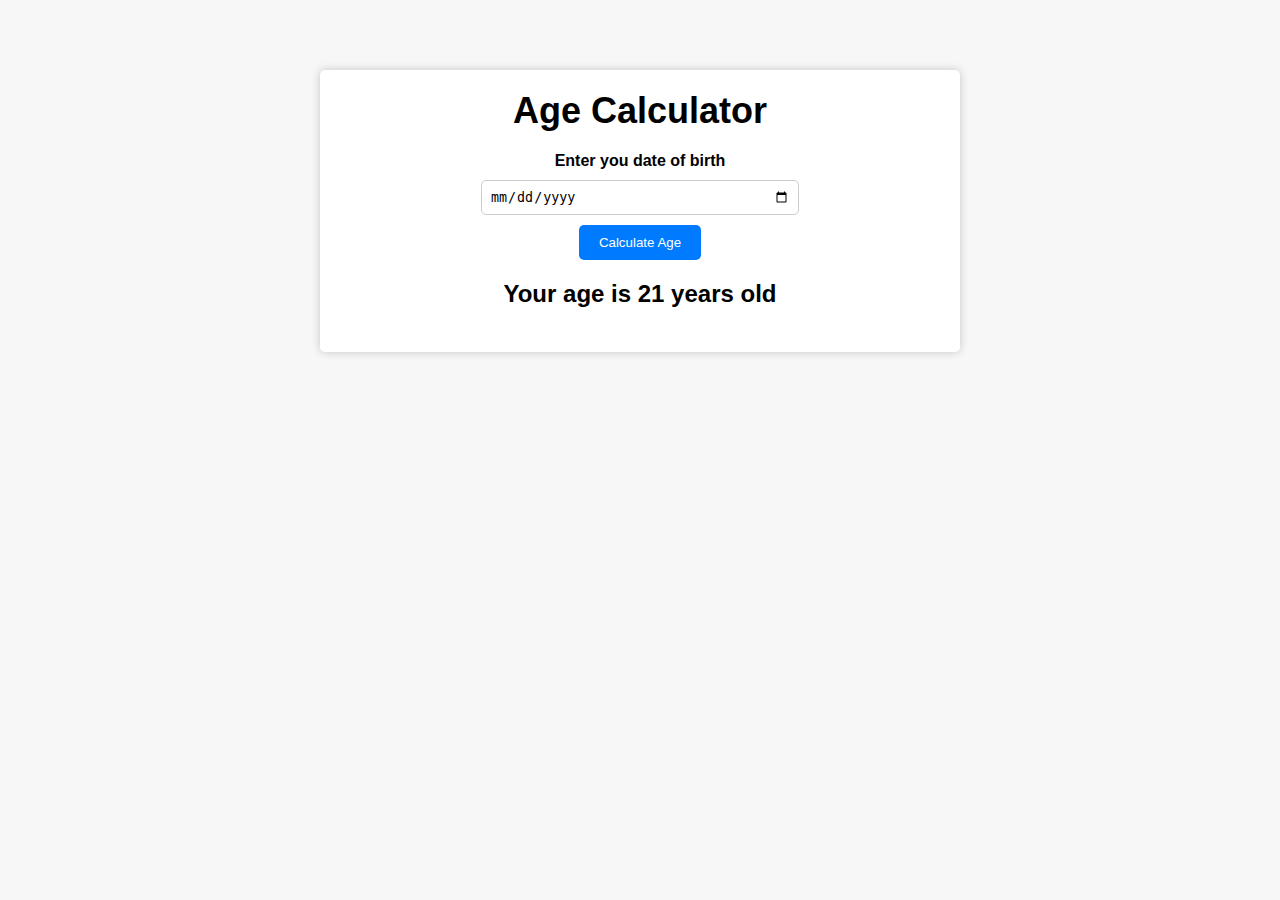
<file: age-calculator/index.html>
<!DOCTYPE html>
<html lang="en">
<head>
    <meta charset="UTF-8">
    <meta http-equiv="X-UA-Compatible" content="IE=edge">
    <meta name="viewport" content="width=device-width, initial-scale=1.0">
    <title>Age Calculator</title>
    <link rel="stylesheet" href="style.css">
</head>
<body>
    <div class="container">
        <h1>Age Calculator</h1>
        <div class="form">
            <label for="birthday">Enter you date of birth</label>
            <input type="date" id="birthday" name="birthday">
            <button id="btn">Calculate Age</button>
            <p id="result">Your age is 21 years old</p>
        </div>
    </div>

    <script src="index.js"></script>
</body>
</html>
</file>
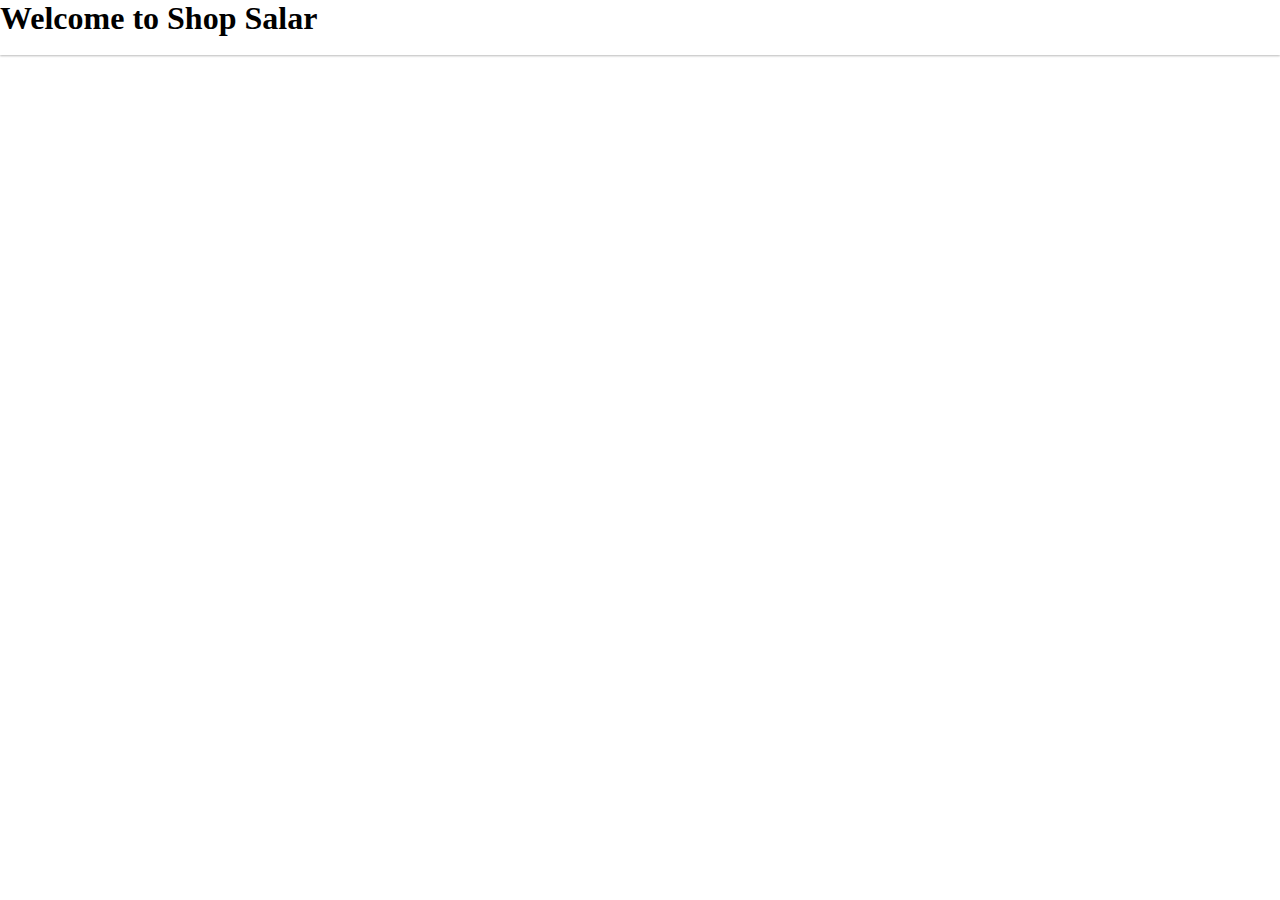
<file: shop/index.html>
<head>
    <link    rel="stylesheet" href="assets/css/style.css">
    <title>shop salar</title>
</head>
<body>
    <div class="main">
        <div class="header">
            <h1>Welcome to Shop Salar</h1>


    </div>


</body>
</file>
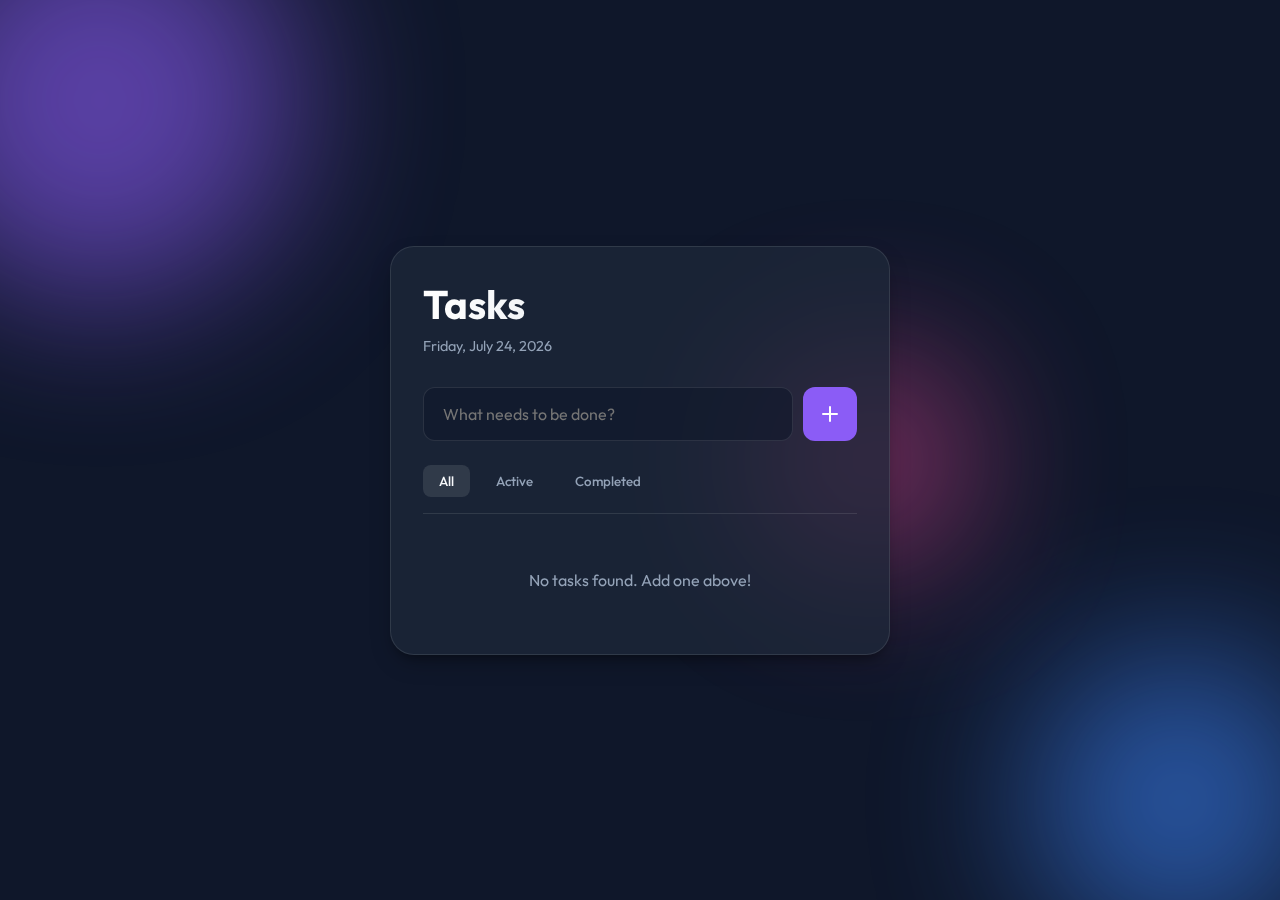
<file: todo-list/index.html>
<!DOCTYPE html>
<html lang="en">
<head>
    <meta charset="UTF-8">
    <meta name="viewport" content="width=device-width, initial-scale=1.0">
    <title>Premium To-Do List</title>
    <link rel="preconnect" href="https://fonts.googleapis.com">
    <link rel="preconnect" href="https://fonts.gstatic.com" crossorigin>
    <link href="https://fonts.googleapis.com/css2?family=Outfit:wght@300;400;500;600;700&display=swap" rel="stylesheet">
    <link rel="stylesheet" href="style.css">
</head>
<body>
    <div class="background-blobs">
        <div class="blob blob-1"></div>
        <div class="blob blob-2"></div>
        <div class="blob blob-3"></div>
    </div>

    <main class="glass-container">
        <header>
            <h1>Tasks</h1>
            <p class="date-display" id="dateDisplay">Loading date...</p>
        </header>

        <div class="input-group">
            <input type="text" id="taskInput" placeholder="What needs to be done?" autocomplete="off">
            <button id="addTaskBtn" aria-label="Add Task">
                <svg width="24" height="24" viewBox="0 0 24 24" fill="none" xmlns="http://www.w3.org/2000/svg">
                    <path d="M12 5V19M5 12H19" stroke="currentColor" stroke-width="2" stroke-linecap="round" stroke-linejoin="round"/>
                </svg>
            </button>
        </div>

        <div class="filters">
            <button class="filter-btn active" data-filter="all">All</button>
            <button class="filter-btn" data-filter="active">Active</button>
            <button class="filter-btn" data-filter="completed">Completed</button>
        </div>

        <ul class="task-list" id="taskList">
            <!-- Tasks will be added here dynamically -->
        </ul>
        
        <div class="empty-state" id="emptyState">
            <p>No tasks found. Add one above!</p>
        </div>
    </main>

    <script src="script.js"></script>
</body>
</html>
</file>
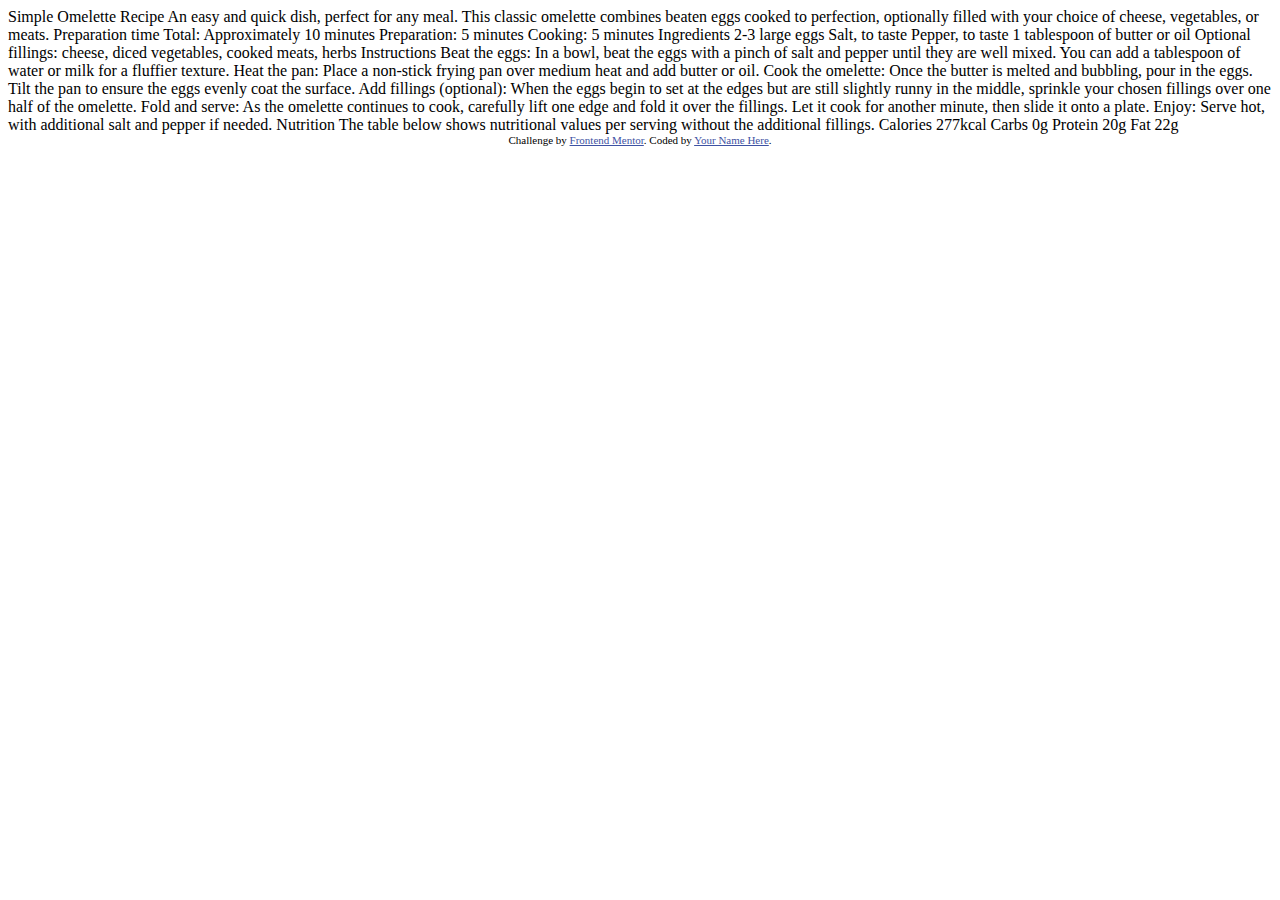
<file: Recipe page/recipe-page-main/index.html>
<!DOCTYPE html>
<html lang="en">
<head>
  <meta charset="UTF-8">
  <meta name="viewport" content="width=device-width, initial-scale=1.0"> <!-- displays site properly based on user's device -->

  <link rel="icon" type="image/png" sizes="32x32" href="./assets/images/favicon-32x32.png">
  
  <title>Frontend Mentor | Recipe page</title>

  <!-- Feel free to remove these styles or customise in your own stylesheet 👍 -->
  <style>
    .attribution { font-size: 11px; text-align: center; }
    .attribution a { color: hsl(228, 45%, 44%); }
  </style>
</head>
<body>

  Simple Omelette Recipe

  An easy and quick dish, perfect for any meal. This classic omelette combines beaten eggs cooked 
  to perfection, optionally filled with your choice of cheese, vegetables, or meats.

  Preparation time

  Total: Approximately 10 minutes
  Preparation: 5 minutes
  Cooking: 5 minutes

  Ingredients

  2-3 large eggs
  Salt, to taste
  Pepper, to taste
  1 tablespoon of butter or oil
  Optional fillings: cheese, diced vegetables, cooked meats, herbs

  Instructions

  Beat the eggs: In a bowl, beat the eggs with a pinch of salt and pepper until they are well mixed. 
  You can add a tablespoon of water or milk for a fluffier texture.

  Heat the pan: Place a non-stick frying pan over medium heat and add butter or oil.

  Cook the omelette: Once the butter is melted and bubbling, pour in the eggs. Tilt the pan to ensure 
  the eggs evenly coat the surface.

  Add fillings (optional): When the eggs begin to set at the edges but are still slightly runny in the 
  middle, sprinkle your chosen fillings over one half of the omelette.

  Fold and serve: As the omelette continues to cook, carefully lift one edge and fold it over the 
  fillings. Let it cook for another minute, then slide it onto a plate.

  Enjoy: Serve hot, with additional salt and pepper if needed.

  Nutrition

  The table below shows nutritional values per serving without the additional fillings.

  Calories
  277kcal

  Carbs
  0g

  Protein
  20g

  Fat
  22g
  
  <div class="attribution">
    Challenge by <a href="https://www.frontendmentor.io?ref=challenge" target="_blank">Frontend Mentor</a>. 
    Coded by <a href="#">Your Name Here</a>.
  </div>
</body>
</html>
</file>
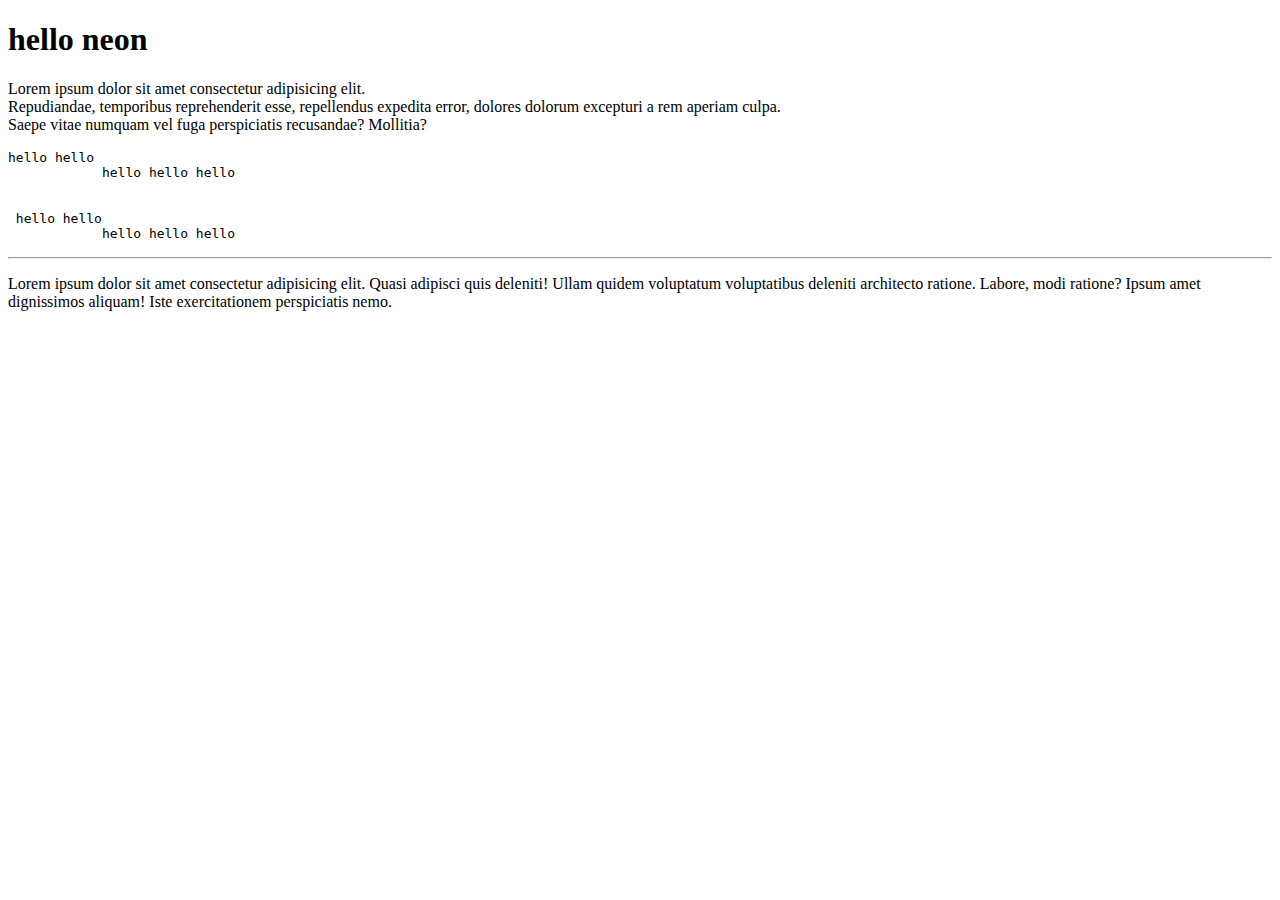
<file: neon - html/index00 - .html>
<!DOCTYPE html>
<html>
    <head>
        <title>neon</title>
        <meta charset="utf-8">
    </head>
    <body>
        <h1>hello neon</h1>
        <p>Lorem ipsum dolor sit amet consectetur adipisicing elit. <br/>Repudiandae, temporibus reprehenderit esse, repellendus expedita error, dolores dolorum excepturi a rem aperiam culpa. <br/>Saepe vitae numquam vel fuga perspiciatis recusandae? Mollitia?</p>
        <pre>hello hello
            hello hello hello
        </pre>
        <p> <pre> hello hello
            hello hello hello </pre> </p>
        <hr/>
        <p>Lorem ipsum dolor sit amet consectetur adipisicing elit. Quasi adipisci quis deleniti! Ullam quidem voluptatum voluptatibus deleniti architecto ratione. Labore, modi ratione? Ipsum amet dignissimos aliquam! Iste exercitationem perspiciatis nemo.</p>
    </body>
</html>
</file>
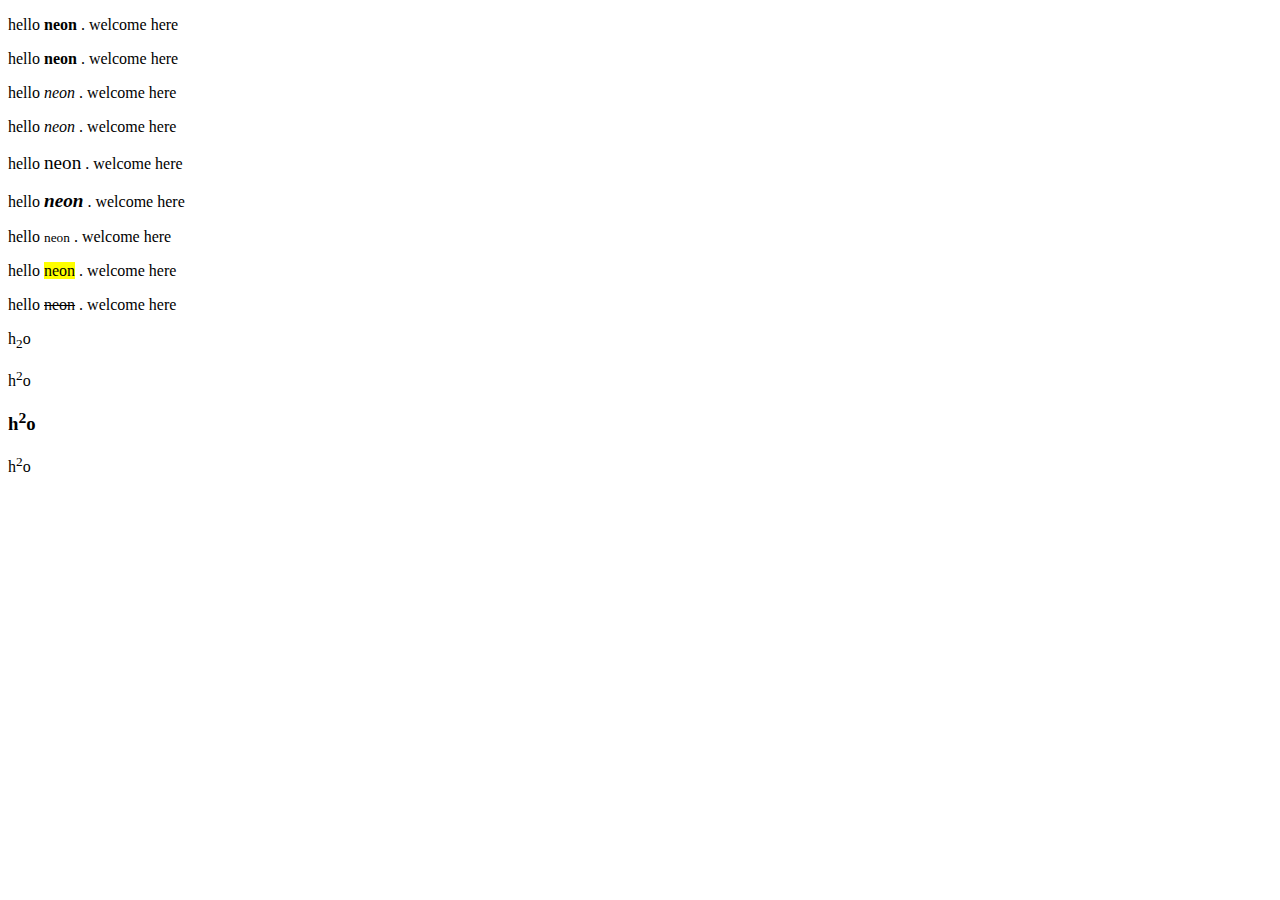
<file: neon - html/index01 - .html>
<!DOCTYPE html>
<html>
    <head>
        <title>neon</title>
        <meta charset="utf-8">
    </head>
    <body>
        <p>hello <b>neon</b> . welcome here</p>
        <p>hello <strong>neon</strong> . welcome here</p>
        <p>hello <i>neon</i> . welcome here</p>
        <p>hello <em>neon</em> . welcome here</p>
        <p>hello <big>neon</big> . welcome here</p>
        <p>hello <big><em><strong>neon</strong></em></big> . welcome here</p>
        <p>hello <small>neon</small> . welcome here</p>
        <p>hello <mark>neon</mark> . welcome here</p>
        <p>hello <del>neon</del> . welcome here</p>
        <p>h<sub>2</sub>o</p>
        <p>h<sup>2</sup>o</p>
        <!--this is how we comment in html-->
        <h3>h<sup>2</sup>o</h3>
        <p>h<sup>2</sup>o</p>
    </body>
</html>
</file>
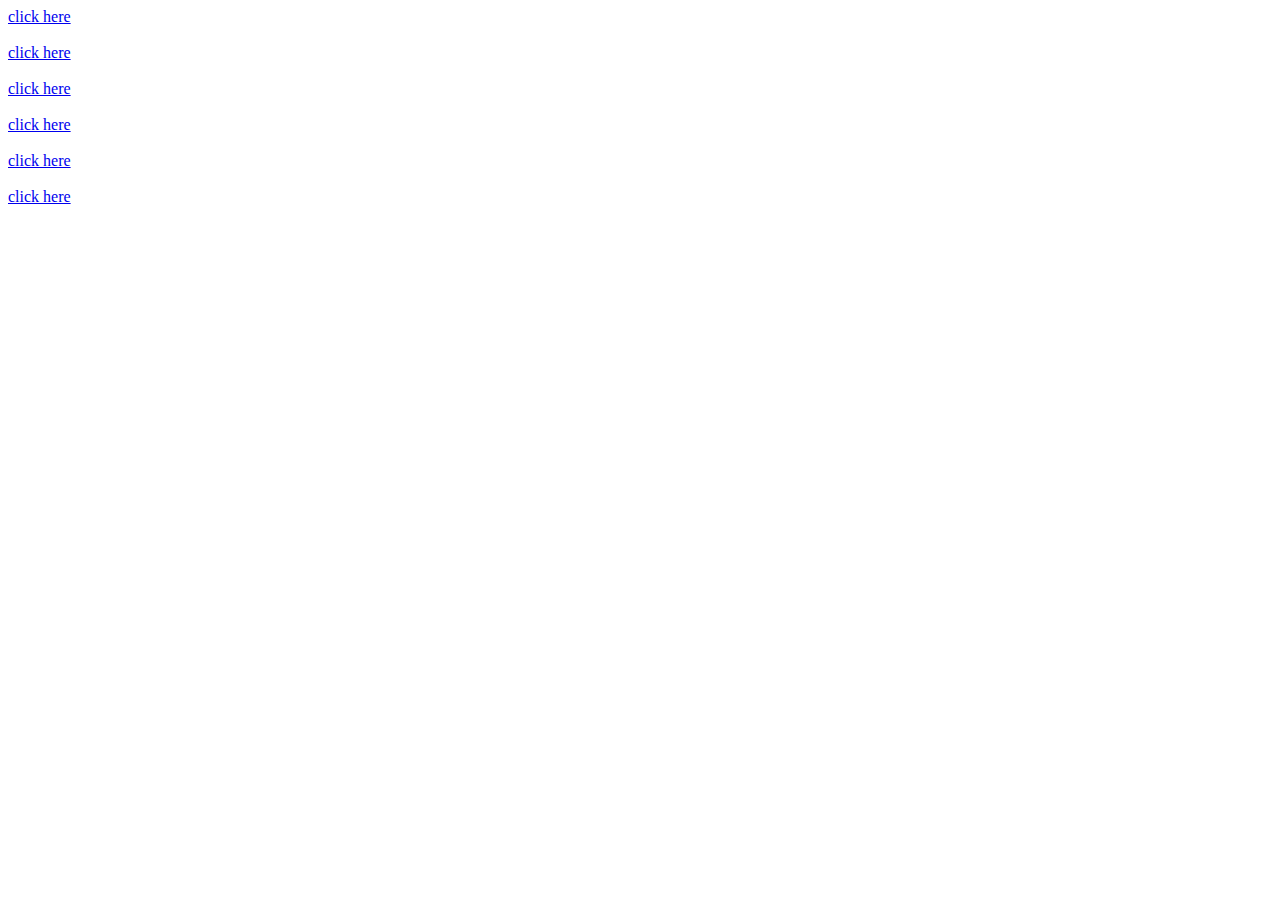
<file: neon - html/index02 - .html>
<!DOCTYPE html>
<html>
    <head>
        <title>neon</title>
        <meta charset="utf-8">
    </head>
    <body>
        <a href="index00.html">click here</a>
        <br>
        <br>
        <a href="index01.html" target="_black">click here</a>
        <br>
        <br>
        <a href="http://www.google.com">click here</a>
        <br>
        <br>
        <a href="Screenshot.png" target="_black">click here</a>
        <br>
        <br>
        <a href="https://ca-times.brightspotcdn.com/dims4/default/e0d2426/2147483647/strip/true/crop/1800x1200+0+0/resize/1440x960!/format/webp/quality/75/?url=https%3A%2F%2Fcalifornia-times-brightspot.s3.amazonaws.com%2F03%2F50%2F396648c87707be561359b368edbc%2Fla-et-freeman1-jp2do2nc" target="_black" title="picture">click here</a>
        <br>
        <br>
        <a href="Screenshot.png" target="_black" title="picture">click here</a>
    </body>
</html>
</file>
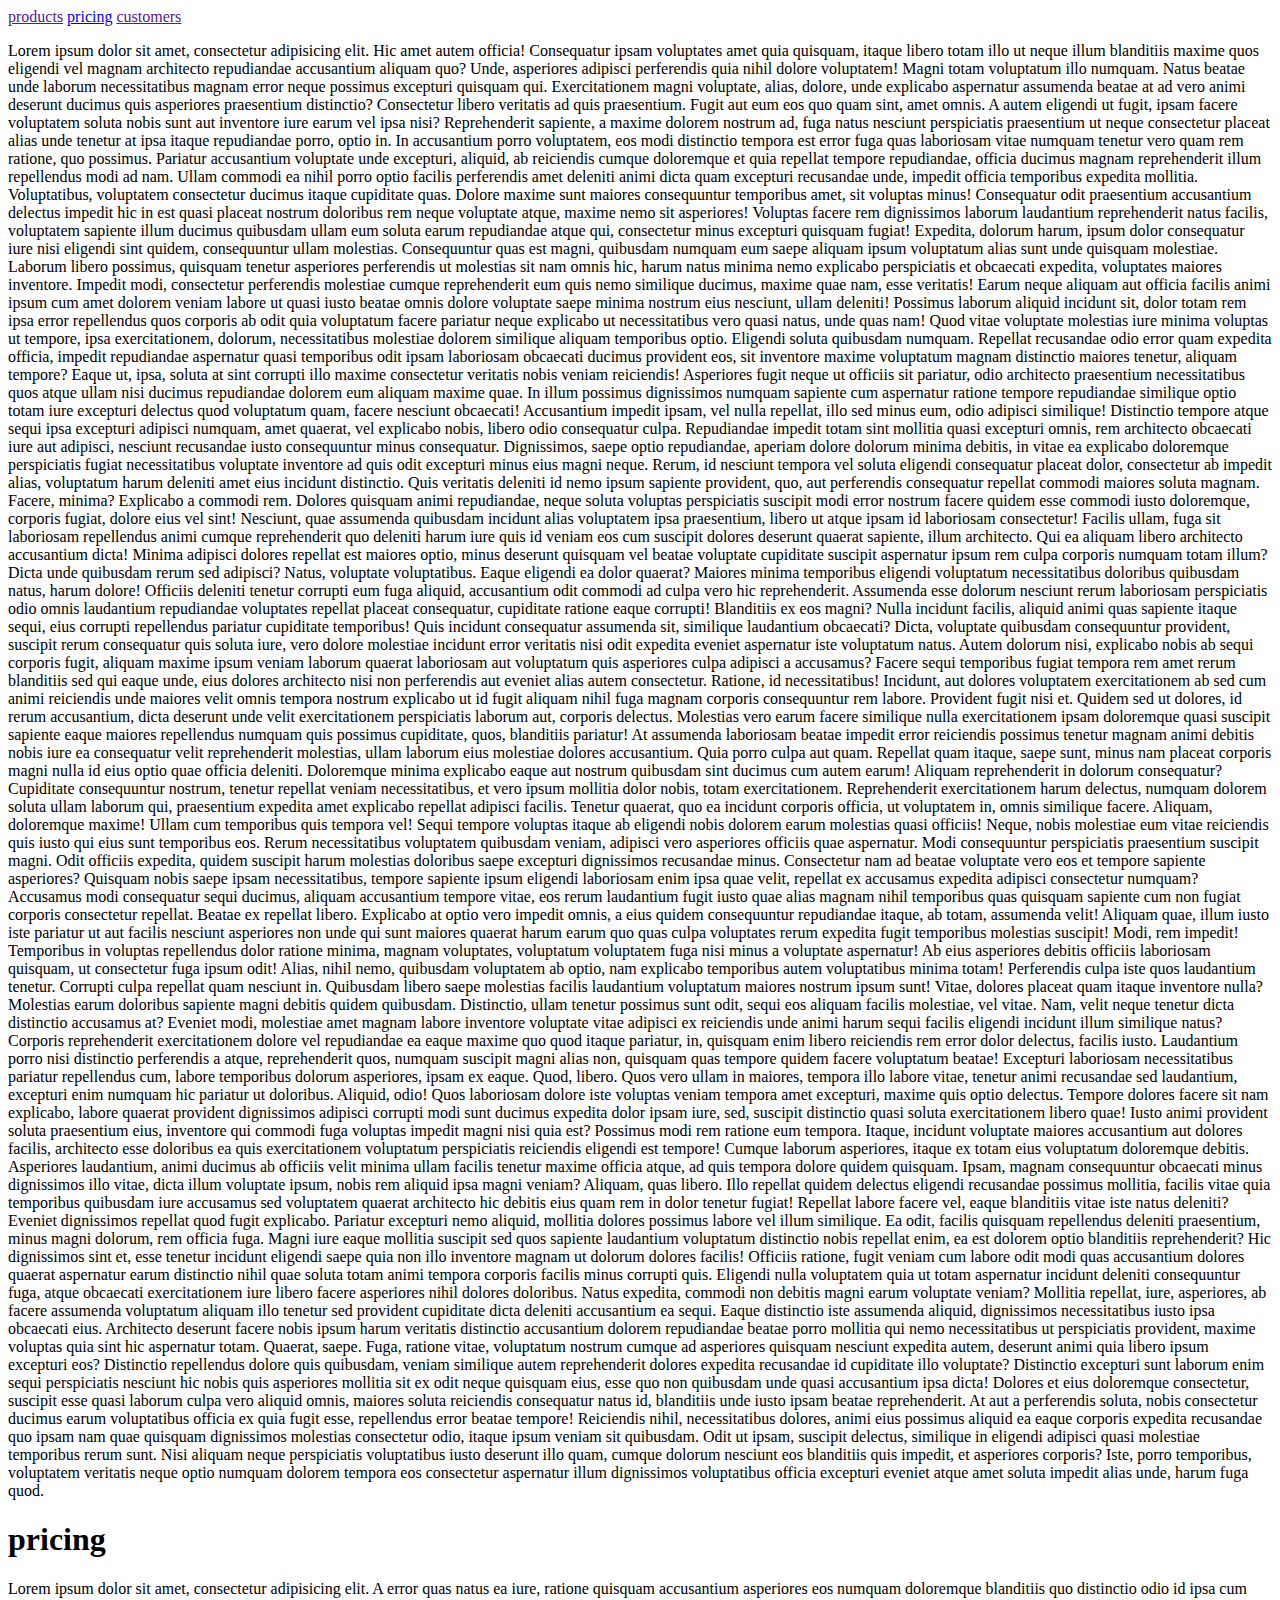
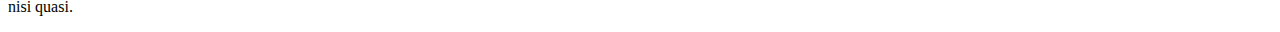
<file: neon - html/index03 - .html>
<!DOCTYPE html>
<html>
    <head>
        <title>neon</title>
        <meta charset="utf-8">
    </head>
    <body>
        <a href="">products</a>
        <a href="#price">pricing</a>
        <a href="">customers</a>
        <p>Lorem ipsum dolor sit amet, consectetur adipisicing elit. Hic amet autem officia! Consequatur ipsam voluptates amet quia quisquam, itaque libero totam illo ut neque illum blanditiis maxime quos eligendi vel magnam architecto repudiandae accusantium aliquam quo? Unde, asperiores adipisci perferendis quia nihil dolore voluptatem! Magni totam voluptatum illo numquam. Natus beatae unde laborum necessitatibus magnam error neque possimus excepturi quisquam qui. Exercitationem magni voluptate, alias, dolore, unde explicabo aspernatur assumenda beatae at ad vero animi deserunt ducimus quis asperiores praesentium distinctio? Consectetur libero veritatis ad quis praesentium. Fugit aut eum eos quo quam sint, amet omnis. A autem eligendi ut fugit, ipsam facere voluptatem soluta nobis sunt aut inventore iure earum vel ipsa nisi? Reprehenderit sapiente, a maxime dolorem nostrum ad, fuga natus nesciunt perspiciatis praesentium ut neque consectetur placeat alias unde tenetur at ipsa itaque repudiandae porro, optio in. In accusantium porro voluptatem, eos modi distinctio tempora est error fuga quas laboriosam vitae numquam tenetur vero quam rem ratione, quo possimus. Pariatur accusantium voluptate unde excepturi, aliquid, ab reiciendis cumque doloremque et quia repellat tempore repudiandae, officia ducimus magnam reprehenderit illum repellendus modi ad nam. Ullam commodi ea nihil porro optio facilis perferendis amet deleniti animi dicta quam excepturi recusandae unde, impedit officia temporibus expedita mollitia. Voluptatibus, voluptatem consectetur ducimus itaque cupiditate quas. Dolore maxime sunt maiores consequuntur temporibus amet, sit voluptas minus! Consequatur odit praesentium accusantium delectus impedit hic in est quasi placeat nostrum doloribus rem neque voluptate atque, maxime nemo sit asperiores! Voluptas facere rem dignissimos laborum laudantium reprehenderit natus facilis, voluptatem sapiente illum ducimus quibusdam ullam eum soluta earum repudiandae atque qui, consectetur minus excepturi quisquam fugiat! Expedita, dolorum harum, ipsum dolor consequatur iure nisi eligendi sint quidem, consequuntur ullam molestias. Consequuntur quas est magni, quibusdam numquam eum saepe aliquam ipsum voluptatum alias sunt unde quisquam molestiae. Laborum libero possimus, quisquam tenetur asperiores perferendis ut molestias sit nam omnis hic, harum natus minima nemo explicabo perspiciatis et obcaecati expedita, voluptates maiores inventore. Impedit modi, consectetur perferendis molestiae cumque reprehenderit eum quis nemo similique ducimus, maxime quae nam, esse veritatis! Earum neque aliquam aut officia facilis animi ipsum cum amet dolorem veniam labore ut quasi iusto beatae omnis dolore voluptate saepe minima nostrum eius nesciunt, ullam deleniti! Possimus laborum aliquid incidunt sit, dolor totam rem ipsa error repellendus quos corporis ab odit quia voluptatum facere pariatur neque explicabo ut necessitatibus vero quasi natus, unde quas nam! Quod vitae voluptate molestias iure minima voluptas ut tempore, ipsa exercitationem, dolorum, necessitatibus molestiae dolorem similique aliquam temporibus optio. Eligendi soluta quibusdam numquam. Repellat recusandae odio error quam expedita officia, impedit repudiandae aspernatur quasi temporibus odit ipsam laboriosam obcaecati ducimus provident eos, sit inventore maxime voluptatum magnam distinctio maiores tenetur, aliquam tempore? Eaque ut, ipsa, soluta at sint corrupti illo maxime consectetur veritatis nobis veniam reiciendis! Asperiores fugit neque ut officiis sit pariatur, odio architecto praesentium necessitatibus quos atque ullam nisi ducimus repudiandae dolorem eum aliquam maxime quae. In illum possimus dignissimos numquam sapiente cum aspernatur ratione tempore repudiandae similique optio totam iure excepturi delectus quod voluptatum quam, facere nesciunt obcaecati! Accusantium impedit ipsam, vel nulla repellat, illo sed minus eum, odio adipisci similique! Distinctio tempore atque sequi ipsa excepturi adipisci numquam, amet quaerat, vel explicabo nobis, libero odio consequatur culpa. Repudiandae impedit totam sint mollitia quasi excepturi omnis, rem architecto obcaecati iure aut adipisci, nesciunt recusandae iusto consequuntur minus consequatur. Dignissimos, saepe optio repudiandae, aperiam dolore dolorum minima debitis, in vitae ea explicabo doloremque perspiciatis fugiat necessitatibus voluptate inventore ad quis odit excepturi minus eius magni neque. Rerum, id nesciunt tempora vel soluta eligendi consequatur placeat dolor, consectetur ab impedit alias, voluptatum harum deleniti amet eius incidunt distinctio. Quis veritatis deleniti id nemo ipsum sapiente provident, quo, aut perferendis consequatur repellat commodi maiores soluta magnam. Facere, minima? Explicabo a commodi rem. Dolores quisquam animi repudiandae, neque soluta voluptas perspiciatis suscipit modi error nostrum facere quidem esse commodi iusto doloremque, corporis fugiat, dolore eius vel sint! Nesciunt, quae assumenda quibusdam incidunt alias voluptatem ipsa praesentium, libero ut atque ipsam id laboriosam consectetur! Facilis ullam, fuga sit laboriosam repellendus animi cumque reprehenderit quo deleniti harum iure quis id veniam eos cum suscipit dolores deserunt quaerat sapiente, illum architecto. Qui ea aliquam libero architecto accusantium dicta! Minima adipisci dolores repellat est maiores optio, minus deserunt quisquam vel beatae voluptate cupiditate suscipit aspernatur ipsum rem culpa corporis numquam totam illum? Dicta unde quibusdam rerum sed adipisci? Natus, voluptate voluptatibus. Eaque eligendi ea dolor quaerat? Maiores minima temporibus eligendi voluptatum necessitatibus doloribus quibusdam natus, harum dolore! Officiis deleniti tenetur corrupti eum fuga aliquid, accusantium odit commodi ad culpa vero hic reprehenderit. Assumenda esse dolorum nesciunt rerum laboriosam perspiciatis odio omnis laudantium repudiandae voluptates repellat placeat consequatur, cupiditate ratione eaque corrupti! Blanditiis ex eos magni? Nulla incidunt facilis, aliquid animi quas sapiente itaque sequi, eius corrupti repellendus pariatur cupiditate temporibus! Quis incidunt consequatur assumenda sit, similique laudantium obcaecati? Dicta, voluptate quibusdam consequuntur provident, suscipit rerum consequatur quis soluta iure, vero dolore molestiae incidunt error veritatis nisi odit expedita eveniet aspernatur iste voluptatum natus. Autem dolorum nisi, explicabo nobis ab sequi corporis fugit, aliquam maxime ipsum veniam laborum quaerat laboriosam aut voluptatum quis asperiores culpa adipisci a accusamus? Facere sequi temporibus fugiat tempora rem amet rerum blanditiis sed qui eaque unde, eius dolores architecto nisi non perferendis aut eveniet alias autem consectetur. Ratione, id necessitatibus! Incidunt, aut dolores voluptatem exercitationem ab sed cum animi reiciendis unde maiores velit omnis tempora nostrum explicabo ut id fugit aliquam nihil fuga magnam corporis consequuntur rem labore. Provident fugit nisi et. Quidem sed ut dolores, id rerum accusantium, dicta deserunt unde velit exercitationem perspiciatis laborum aut, corporis delectus. Molestias vero earum facere similique nulla exercitationem ipsam doloremque quasi suscipit sapiente eaque maiores repellendus numquam quis possimus cupiditate, quos, blanditiis pariatur! At assumenda laboriosam beatae impedit error reiciendis possimus tenetur magnam animi debitis nobis iure ea consequatur velit reprehenderit molestias, ullam laborum eius molestiae dolores accusantium. Quia porro culpa aut quam. Repellat quam itaque, saepe sunt, minus nam placeat corporis magni nulla id eius optio quae officia deleniti. Doloremque minima explicabo eaque aut nostrum quibusdam sint ducimus cum autem earum! Aliquam reprehenderit in dolorum consequatur? Cupiditate consequuntur nostrum, tenetur repellat veniam necessitatibus, et vero ipsum mollitia dolor nobis, totam exercitationem. Reprehenderit exercitationem harum delectus, numquam dolorem soluta ullam laborum qui, praesentium expedita amet explicabo repellat adipisci facilis. Tenetur quaerat, quo ea incidunt corporis officia, ut voluptatem in, omnis similique facere. Aliquam, doloremque maxime! Ullam cum temporibus quis tempora vel! Sequi tempore voluptas itaque ab eligendi nobis dolorem earum molestias quasi officiis! Neque, nobis molestiae eum vitae reiciendis quis iusto qui eius sunt temporibus eos. Rerum necessitatibus voluptatem quibusdam veniam, adipisci vero asperiores officiis quae aspernatur. Modi consequuntur perspiciatis praesentium suscipit magni. Odit officiis expedita, quidem suscipit harum molestias doloribus saepe excepturi dignissimos recusandae minus. Consectetur nam ad beatae voluptate vero eos et tempore sapiente asperiores? Quisquam nobis saepe ipsam necessitatibus, tempore sapiente ipsum eligendi laboriosam enim ipsa quae velit, repellat ex accusamus expedita adipisci consectetur numquam? Accusamus modi consequatur sequi ducimus, aliquam accusantium tempore vitae, eos rerum laudantium fugit iusto quae alias magnam nihil temporibus quas quisquam sapiente cum non fugiat corporis consectetur repellat. Beatae ex repellat libero. Explicabo at optio vero impedit omnis, a eius quidem consequuntur repudiandae itaque, ab totam, assumenda velit! Aliquam quae, illum iusto iste pariatur ut aut facilis nesciunt asperiores non unde qui sunt maiores quaerat harum earum quo quas culpa voluptates rerum expedita fugit temporibus molestias suscipit! Modi, rem impedit! Temporibus in voluptas repellendus dolor ratione minima, magnam voluptates, voluptatum voluptatem fuga nisi minus a voluptate aspernatur! Ab eius asperiores debitis officiis laboriosam quisquam, ut consectetur fuga ipsum odit! Alias, nihil nemo, quibusdam voluptatem ab optio, nam explicabo temporibus autem voluptatibus minima totam! Perferendis culpa iste quos laudantium tenetur. Corrupti culpa repellat quam nesciunt in. Quibusdam libero saepe molestias facilis laudantium voluptatum maiores nostrum ipsum sunt! Vitae, dolores placeat quam itaque inventore nulla? Molestias earum doloribus sapiente magni debitis quidem quibusdam. Distinctio, ullam tenetur possimus sunt odit, sequi eos aliquam facilis molestiae, vel vitae. Nam, velit neque tenetur dicta distinctio accusamus at? Eveniet modi, molestiae amet magnam labore inventore voluptate vitae adipisci ex reiciendis unde animi harum sequi facilis eligendi incidunt illum similique natus? Corporis reprehenderit exercitationem dolore vel repudiandae ea eaque maxime quo quod itaque pariatur, in, quisquam enim libero reiciendis rem error dolor delectus, facilis iusto. Laudantium porro nisi distinctio perferendis a atque, reprehenderit quos, numquam suscipit magni alias non, quisquam quas tempore quidem facere voluptatum beatae! Excepturi laboriosam necessitatibus pariatur repellendus cum, labore temporibus dolorum asperiores, ipsam ex eaque. Quod, libero. Quos vero ullam in maiores, tempora illo labore vitae, tenetur animi recusandae sed laudantium, excepturi enim numquam hic pariatur ut doloribus. Aliquid, odio! Quos laboriosam dolore iste voluptas veniam tempora amet excepturi, maxime quis optio delectus. Tempore dolores facere sit nam explicabo, labore quaerat provident dignissimos adipisci corrupti modi sunt ducimus expedita dolor ipsam iure, sed, suscipit distinctio quasi soluta exercitationem libero quae! Iusto animi provident soluta praesentium eius, inventore qui commodi fuga voluptas impedit magni nisi quia est? Possimus modi rem ratione eum tempora. Itaque, incidunt voluptate maiores accusantium aut dolores facilis, architecto esse doloribus ea quis exercitationem voluptatum perspiciatis reiciendis eligendi est tempore! Cumque laborum asperiores, itaque ex totam eius voluptatum doloremque debitis. Asperiores laudantium, animi ducimus ab officiis velit minima ullam facilis tenetur maxime officia atque, ad quis tempora dolore quidem quisquam. Ipsam, magnam consequuntur obcaecati minus dignissimos illo vitae, dicta illum voluptate ipsum, nobis rem aliquid ipsa magni veniam? Aliquam, quas libero. Illo repellat quidem delectus eligendi recusandae possimus mollitia, facilis vitae quia temporibus quibusdam iure accusamus sed voluptatem quaerat architecto hic debitis eius quam rem in dolor tenetur fugiat! Repellat labore facere vel, eaque blanditiis vitae iste natus deleniti? Eveniet dignissimos repellat quod fugit explicabo. Pariatur excepturi nemo aliquid, mollitia dolores possimus labore vel illum similique. Ea odit, facilis quisquam repellendus deleniti praesentium, minus magni dolorum, rem officia fuga. Magni iure eaque mollitia suscipit sed quos sapiente laudantium voluptatum distinctio nobis repellat enim, ea est dolorem optio blanditiis reprehenderit? Hic dignissimos sint et, esse tenetur incidunt eligendi saepe quia non illo inventore magnam ut dolorum dolores facilis! Officiis ratione, fugit veniam cum labore odit modi quas accusantium dolores quaerat aspernatur earum distinctio nihil quae soluta totam animi tempora corporis facilis minus corrupti quis. Eligendi nulla voluptatem quia ut totam aspernatur incidunt deleniti consequuntur fuga, atque obcaecati exercitationem iure libero facere asperiores nihil dolores doloribus. Natus expedita, commodi non debitis magni earum voluptate veniam? Mollitia repellat, iure, asperiores, ab facere assumenda voluptatum aliquam illo tenetur sed provident cupiditate dicta deleniti accusantium ea sequi. Eaque distinctio iste assumenda aliquid, dignissimos necessitatibus iusto ipsa obcaecati eius. Architecto deserunt facere nobis ipsum harum veritatis distinctio accusantium dolorem repudiandae beatae porro mollitia qui nemo necessitatibus ut perspiciatis provident, maxime voluptas quia sint hic aspernatur totam. Quaerat, saepe. Fuga, ratione vitae, voluptatum nostrum cumque ad asperiores quisquam nesciunt expedita autem, deserunt animi quia libero ipsum excepturi eos? Distinctio repellendus dolore quis quibusdam, veniam similique autem reprehenderit dolores expedita recusandae id cupiditate illo voluptate? Distinctio excepturi sunt laborum enim sequi perspiciatis nesciunt hic nobis quis asperiores mollitia sit ex odit neque quisquam eius, esse quo non quibusdam unde quasi accusantium ipsa dicta! Dolores et eius doloremque consectetur, suscipit esse quasi laborum culpa vero aliquid omnis, maiores soluta reiciendis consequatur natus id, blanditiis unde iusto ipsam beatae reprehenderit. At aut a perferendis soluta, nobis consectetur ducimus earum voluptatibus officia ex quia fugit esse, repellendus error beatae tempore! Reiciendis nihil, necessitatibus dolores, animi eius possimus aliquid ea eaque corporis expedita recusandae quo ipsam nam quae quisquam dignissimos molestias consectetur odio, itaque ipsum veniam sit quibusdam. Odit ut ipsam, suscipit delectus, similique in eligendi adipisci quasi molestiae temporibus rerum sunt. Nisi aliquam neque perspiciatis voluptatibus iusto deserunt illo quam, cumque dolorum nesciunt eos blanditiis quis impedit, et asperiores corporis? Iste, porro temporibus, voluptatem veritatis neque optio numquam dolorem tempora eos consectetur aspernatur illum dignissimos voluptatibus officia excepturi eveniet atque amet soluta impedit alias unde, harum fuga quod.</p>
        <h1 id='price' >pricing</h1>
        <p>Lorem ipsum dolor sit amet, consectetur adipisicing elit. A error quas natus ea iure, ratione quisquam accusantium asperiores eos numquam doloremque blanditiis quo distinctio odio id ipsa cum nisi quasi.</p>
    </body>
</html>
</file>
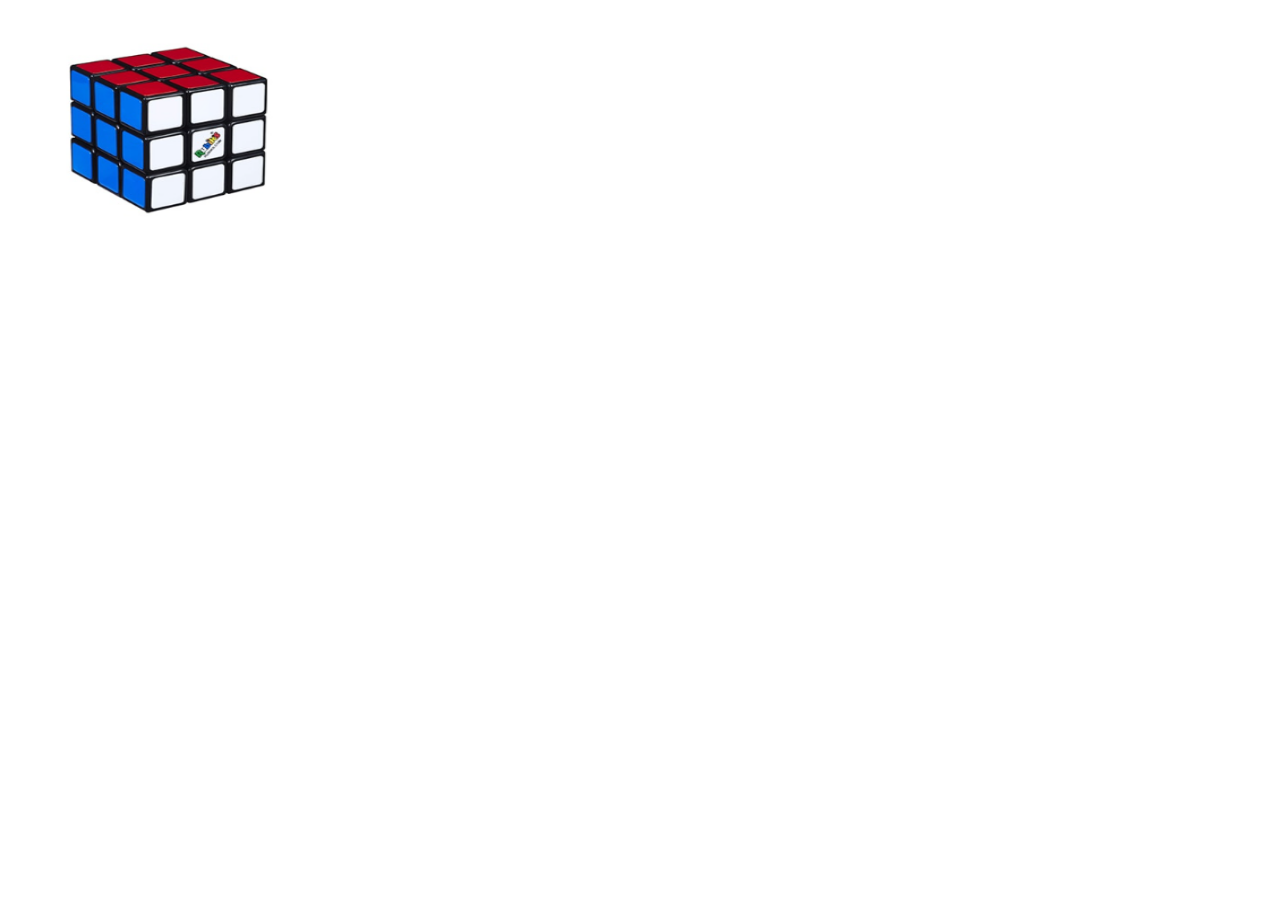
<file: neon - html/index04 - img.html>
<!DOCTYPE html>
<html>
    <head>
        <title>neon</title>
        <meta charset="utf-8">
    </head>
    <body>
        <img width="300" height="220" src="Screenshot.png" alt='neon'>
    </body>
</html>
</file>
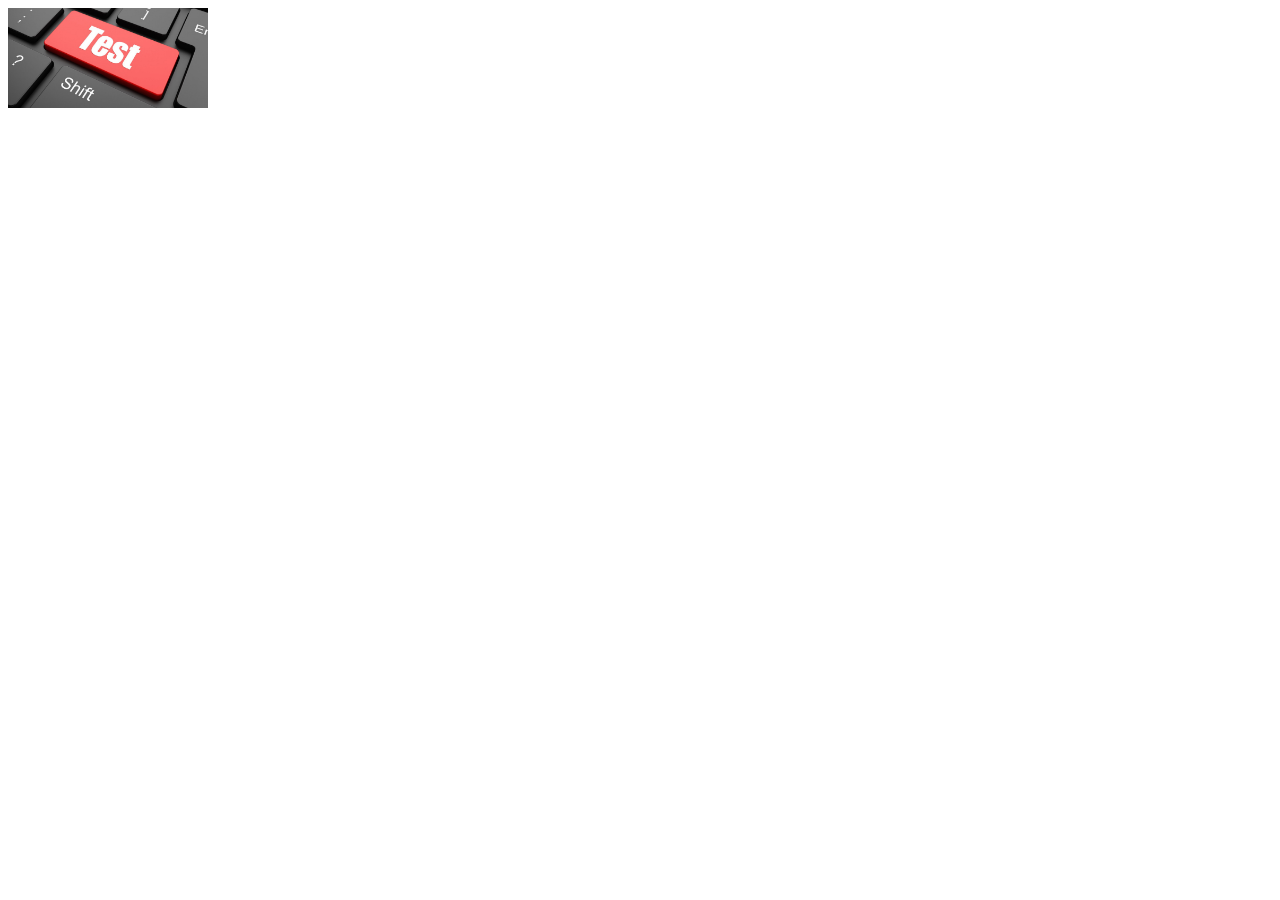
<file: neon - html/index05 - picture.html>
<!DOCTYPE html>
<html>
    <head>
        <title>neon</title>
        <meta charset="utf-8">
    </head>
    <body>
        <picture>
            <source srcset="Test-Image.jpg" media="(min-width: 650px)" />
            <source srcset="istockphoto.jpg" media="(min-width: 450px)" />
            <img width="200" height="100" src="Screenshot.png" alt="" />
        </picture>
    </body>
</html>
</file>
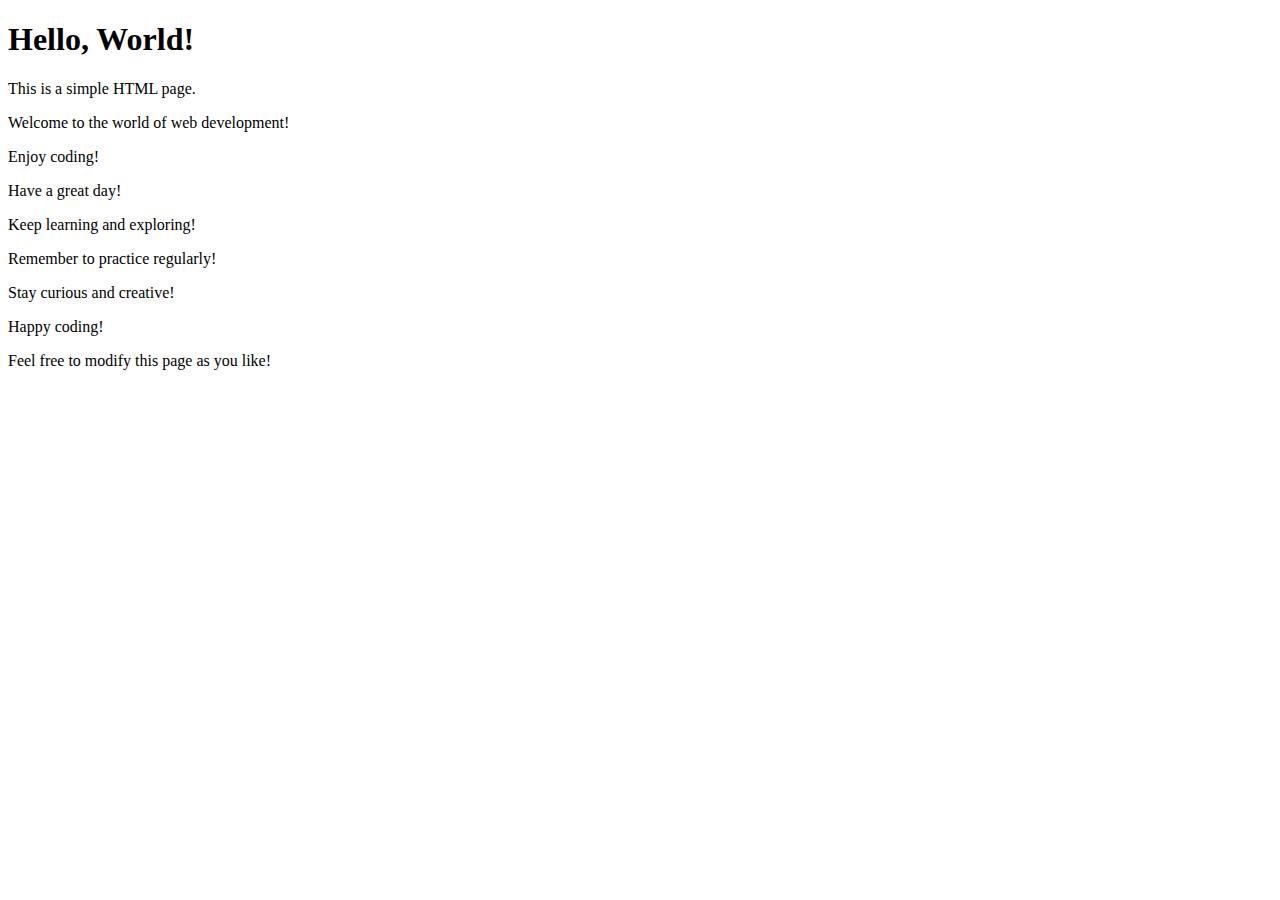
<file: test/Xtra/test.html>
<!DOCTYPE html>
<html>
    <head>
        <title>hello</title>
    </head>
    <body>
        <h1>Hello, World!</h1>
        <p>This is a simple HTML page.</p>
        <p>Welcome to the world of web development!</p>
        <p>Enjoy coding!</p>
        <p>Have a great day!</p>
        <p>Keep learning and exploring!</p>
        <p>Remember to practice regularly!</p>
        <p>Stay curious and creative!</p>
        <p>Happy coding!</p>
        <p>Feel free to modify this page as you like!</p>
    </body>
</html>
</file>
<file: age-calculator/style.css>
body {
  margin: 0;
  padding: 20px;
  font-family: "Montserrat", sans-serif;
  background-color: #f7f7f7;
}

.container {
  background-color: white;
  box-shadow: 0 0 10px rgba(0, 0, 0, 0.2);
  padding: 20px;
  max-width: 600px;
  margin: 0 auto;
  border-radius: 5px;
  margin-top: 50px;
}

h1 {
  font-size: 36px;
  text-align: center;
  margin-top: 0;
  margin-bottom: 20px;
}

.form {
  display: flex;
  flex-direction: column;
  align-items: center;
}

label {
  font-weight: bold;
  margin-bottom: 10px;
}

input {
  padding: 8px;
  border: 1px solid #ccc;
  border-radius: 5px;
  width: 100%;
  max-width: 300px;
}

button {
  background-color: #007bff;
  color: white;
  border: none;
  padding: 10px 20px;
  border-radius: 5px;
  margin-top: 10px;
  cursor: pointer;
  transition: background-color 0.3s ease;
}

button:hover {
  background-color: #0062cc;
}

#result {
  margin-top: 20px;
  font-size: 24px;
  font-weight: bold;
}
</file>
<file: shop/assets/css/style.css>
body{
    margin: 0;
}

.container{
    width: 100%;
    padding: 50px;
    background-color: brown;
}

.header{
    width: 100%;
    height: 55px;
    background-color: #fff;
    box-shadow: 0px 1px 2px #bbb;
}
</file>
<file: todo-list/style.css>
:root {
    --bg-color: #0f172a;
    --text-color: #f8fafc;
    --text-muted: #94a3b8;
    --primary-color: #8b5cf6;
    --primary-hover: #7c3aed;
    --glass-bg: rgba(30, 41, 59, 0.7);
    --glass-border: rgba(255, 255, 255, 0.1);
    --input-bg: rgba(15, 23, 42, 0.6);
    --danger-color: #ef4444;
    --success-color: #10b981;
    --font-main: 'Outfit', sans-serif;
    --shadow-lg: 0 10px 25px -5px rgba(0, 0, 0, 0.3), 0 8px 10px -6px rgba(0, 0, 0, 0.3);
}

* {
    margin: 0;
    padding: 0;
    box-sizing: border-box;
}

body {
    font-family: var(--font-main);
    background-color: var(--bg-color);
    color: var(--text-color);
    min-height: 100vh;
    display: flex;
    justify-content: center;
    align-items: center;
    overflow-x: hidden;
    position: relative;
}

/* Background Blobs for Premium Feel */
.background-blobs {
    position: fixed;
    top: 0;
    left: 0;
    width: 100%;
    height: 100%;
    z-index: -1;
    overflow: hidden;
    pointer-events: none;
}

.blob {
    position: absolute;
    border-radius: 50%;
    filter: blur(80px);
    opacity: 0.6;
    animation: float 10s infinite ease-in-out alternate;
}

.blob-1 {
    width: 400px;
    height: 400px;
    background: var(--primary-color);
    top: -100px;
    left: -100px;
}

.blob-2 {
    width: 300px;
    height: 300px;
    background: #3b82f6;
    bottom: -50px;
    right: -50px;
    animation-delay: -2s;
}

.blob-3 {
    width: 200px;
    height: 200px;
    background: #ec4899;
    top: 40%;
    left: 60%;
    animation-delay: -4s;
}

@keyframes float {
    0% {
        transform: translate(0, 0);
    }

    100% {
        transform: translate(20px, 40px);
    }
}

/* Glass Container */
.glass-container {
    width: 90%;
    max-width: 500px;
    background: var(--glass-bg);
    backdrop-filter: blur(16px);
    -webkit-backdrop-filter: blur(16px);
    border: 1px solid var(--glass-border);
    border-radius: 24px;
    padding: 2rem;
    box-shadow: var(--shadow-lg);
    animation: slideUp 0.6s cubic-bezier(0.16, 1, 0.3, 1);
}

@keyframes slideUp {
    from {
        opacity: 0;
        transform: translateY(20px);
    }

    to {
        opacity: 1;
        transform: translateY(0);
    }
}

header {
    margin-bottom: 2rem;
}

header h1 {
    font-size: 2.5rem;
    font-weight: 700;
    background: linear-gradient(to right, #fff, #cbd5e1);
    -webkit-background-clip: text;
    -webkit-text-fill-color: transparent;
    margin-bottom: 0.5rem;
}

.date-display {
    color: var(--text-muted);
    font-size: 0.9rem;
    font-weight: 400;
}

/* Input Area */
.input-group {
    display: flex;
    gap: 10px;
    margin-bottom: 1.5rem;
    position: relative;
}

input[type="text"] {
    flex: 1;
    background: var(--input-bg);
    border: 1px solid var(--glass-border);
    border-radius: 12px;
    padding: 1rem 1.2rem;
    color: var(--text-color);
    font-family: var(--font-main);
    font-size: 1rem;
    transition: all 0.3s ease;
}

input[type="text"]:focus {
    outline: none;
    border-color: var(--primary-color);
    box-shadow: 0 0 0 3px rgba(139, 92, 246, 0.2);
}

#addTaskBtn {
    background: var(--primary-color);
    border: none;
    border-radius: 12px;
    width: 54px;
    color: white;
    cursor: pointer;
    transition: all 0.3s ease;
    display: flex;
    align-items: center;
    justify-content: center;
}

#addTaskBtn:hover {
    background: var(--primary-hover);
    transform: translateY(-2px);
    box-shadow: 0 4px 12px rgba(139, 92, 246, 0.4);
}

#addTaskBtn:active {
    transform: translateY(0);
}

/* Filters */
.filters {
    display: flex;
    gap: 10px;
    margin-bottom: 1.5rem;
    padding-bottom: 1rem;
    border-bottom: 1px solid var(--glass-border);
}

.filter-btn {
    background: transparent;
    border: none;
    color: var(--text-muted);
    font-family: var(--font-main);
    font-weight: 500;
    cursor: pointer;
    padding: 0.5rem 1rem;
    border-radius: 8px;
    transition: all 0.3s ease;
}

.filter-btn:hover {
    color: var(--text-color);
    background: rgba(255, 255, 255, 0.05);
}

.filter-btn.active {
    color: var(--text-color);
    background: rgba(255, 255, 255, 0.1);
}

/* Task List */
.task-list {
    list-style: none;
    max-height: 400px;
    overflow-y: auto;
    padding-right: 5px;
}

/* Scrollbar styling */
.task-list::-webkit-scrollbar {
    width: 6px;
}

.task-list::-webkit-scrollbar-track {
    background: transparent;
}

.task-list::-webkit-scrollbar-thumb {
    background: rgba(255, 255, 255, 0.1);
    border-radius: 3px;
}

.task-item {
    background: rgba(255, 255, 255, 0.03);
    border: 1px solid transparent;
    border-radius: 12px;
    padding: 1rem;
    margin-bottom: 0.8rem;
    display: flex;
    align-items: center;
    gap: 12px;
    transition: all 0.3s cubic-bezier(0.4, 0, 0.2, 1);
    animation: fadeIn 0.4s ease forwards;
}

@keyframes fadeIn {
    from {
        opacity: 0;
        transform: translateY(10px);
    }

    to {
        opacity: 1;
        transform: translateY(0);
    }
}

.task-item:hover {
    background: rgba(255, 255, 255, 0.06);
    border-color: rgba(255, 255, 255, 0.1);
    transform: translateX(4px);
}

.task-checkbox {
    appearance: none;
    -webkit-appearance: none;
    width: 22px;
    height: 22px;
    border: 2px solid var(--text-muted);
    border-radius: 6px;
    cursor: pointer;
    position: relative;
    transition: all 0.3s ease;
    flex-shrink: 0;
}

.task-checkbox:checked {
    background: var(--success-color);
    border-color: var(--success-color);
}

.task-checkbox:checked::after {
    content: '';
    position: absolute;
    left: 6px;
    top: 2px;
    width: 5px;
    height: 10px;
    border: solid white;
    border-width: 0 2px 2px 0;
    transform: rotate(45deg);
}

.task-text {
    flex: 1;
    font-size: 1rem;
    transition: all 0.3s ease;
    word-break: break-word;
}

.task-item.completed .task-text {
    text-decoration: line-through;
    color: var(--text-muted);
}

.delete-btn {
    background: transparent;
    border: none;
    color: var(--text-muted);
    cursor: pointer;
    padding: 6px;
    border-radius: 6px;
    opacity: 0;
    transition: all 0.3s ease;
    display: flex;
    align-items: center;
    justify-content: center;
}

.task-item:hover .delete-btn {
    opacity: 1;
}

.delete-btn:hover {
    color: var(--danger-color);
    background: rgba(239, 68, 68, 0.1);
}

/* Empty State */
.empty-state {
    text-align: center;
    padding: 2rem;
    color: var(--text-muted);
    display: none;
}

.empty-state.visible {
    display: block;
    animation: fadeIn 0.5s ease;
}

/* Responsive */
@media (max-width: 480px) {
    .glass-container {
        width: 95%;
        padding: 1.5rem;
    }

    header h1 {
        font-size: 2rem;
    }
}
</file>
